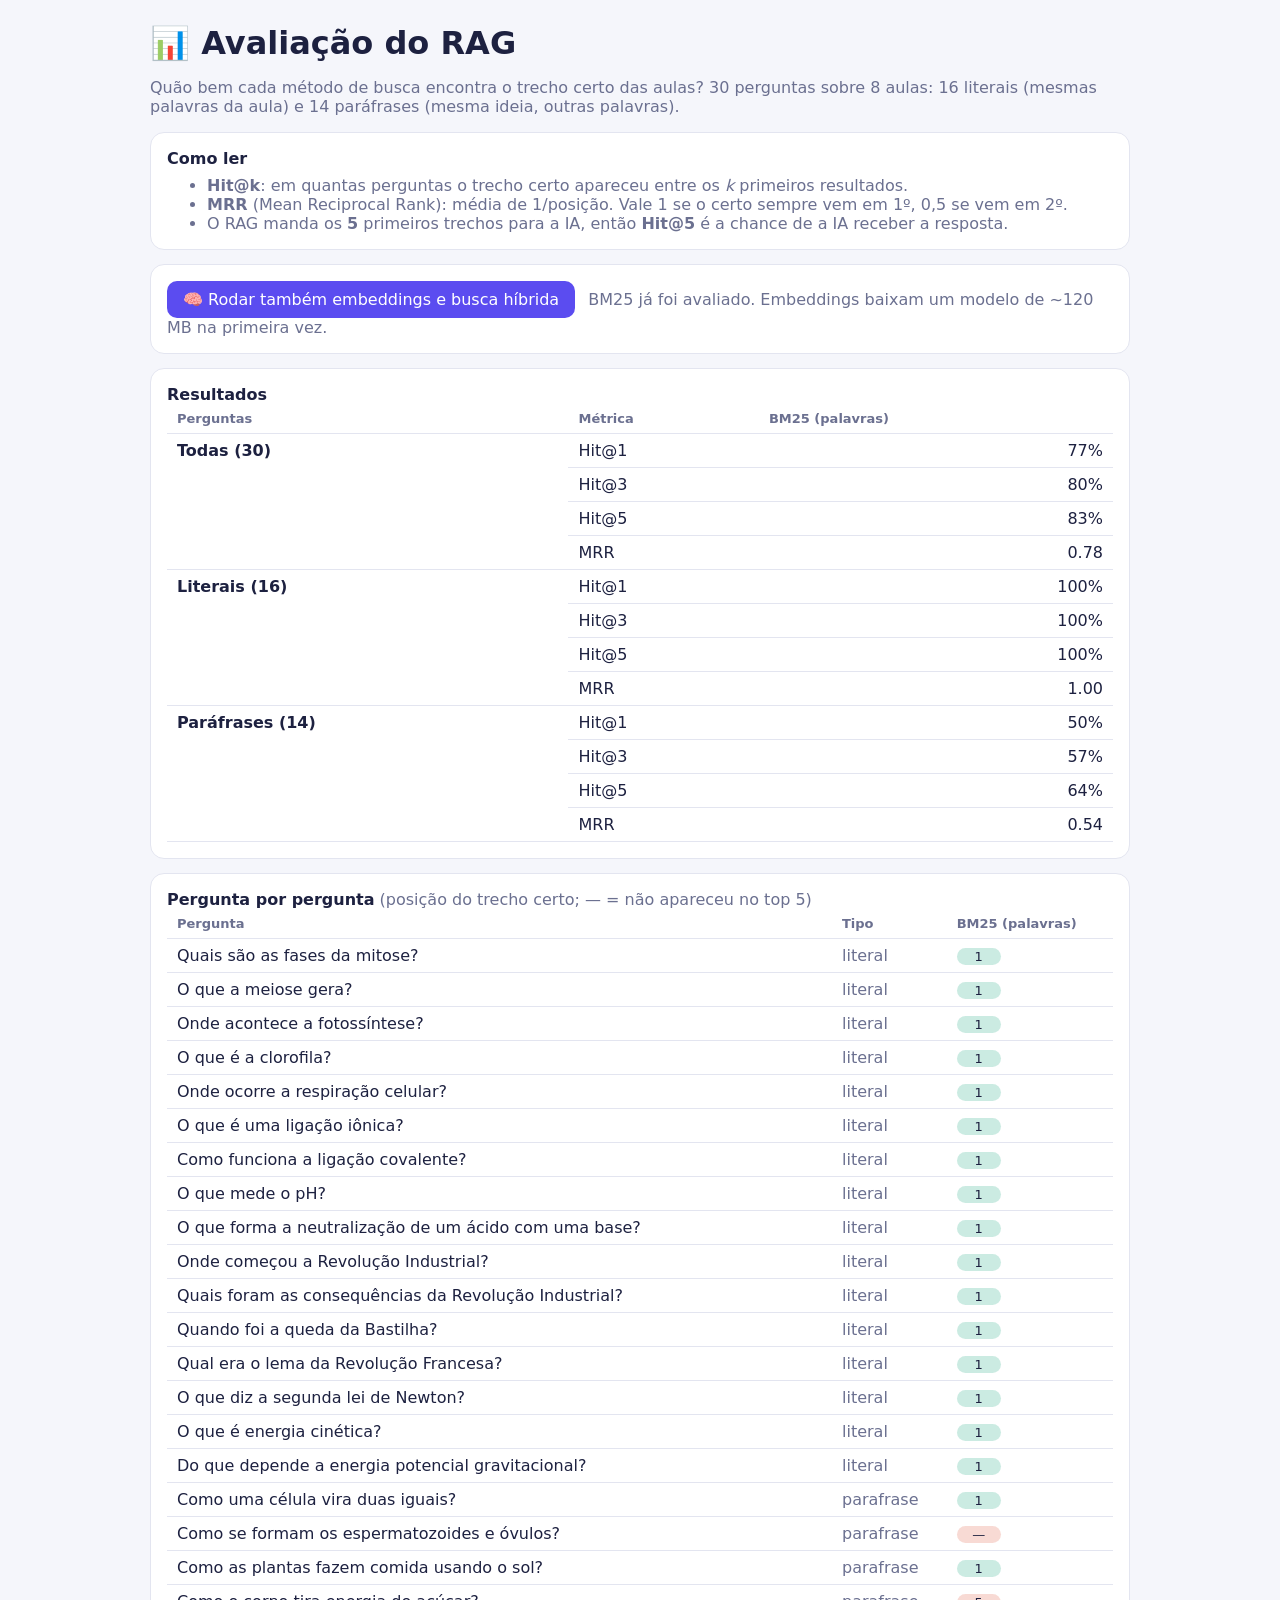
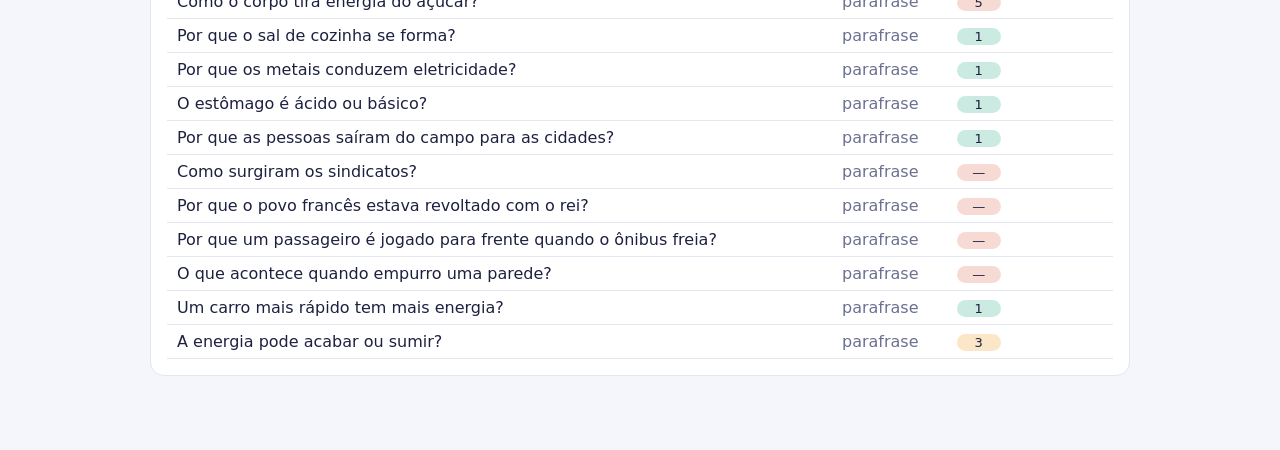
<file: eval/index.html>
<!doctype html>
<html lang="pt-BR">
<head>
<meta charset="utf-8">
<meta name="viewport" content="width=device-width, initial-scale=1">
<title>Avaliação do RAG · EstudaAI</title>
<style>
  :root { --bg: #f5f6fb; --card: #fff; --ink: #1d2140; --mut: #6b7090; --pri: #5b4cf0; --line: #e3e5f0; --ok: #16a37a; --warn: #e0563b; }
  @media (prefers-color-scheme: dark) { :root { --bg: #11131f; --card: #1b1e2e; --ink: #eceefa; --mut: #9aa0c0; --line: #2c3047; color-scheme: dark; } }
  body { font-family: system-ui, sans-serif; background: var(--bg); color: var(--ink); max-width: 980px; margin: 0 auto; padding: 24px 16px 60px; }
  h1 { margin: 0 0 4px; }
  .muted { color: var(--mut); }
  .card { background: var(--card); border: 1px solid var(--line); border-radius: 14px; padding: 16px; margin: 14px 0; }
  .scroll { overflow-x: auto; }
  table { border-collapse: collapse; width: 100%; font-variant-numeric: tabular-nums; }
  th, td { text-align: left; padding: 7px 10px; border-bottom: 1px solid var(--line); vertical-align: top; }
  th { font-size: 13px; color: var(--mut); font-weight: 600; }
  td.num { text-align: right; }
  .best { font-weight: 700; color: var(--ok); }
  .rank { display: inline-block; min-width: 28px; text-align: center; border-radius: 99px; padding: 1px 8px; font-size: 13px; }
  .r1 { background: color-mix(in srgb, var(--ok) 22%, transparent); }
  .r3 { background: color-mix(in srgb, #f0a020 25%, transparent); }
  .rx { background: color-mix(in srgb, var(--warn) 22%, transparent); }
  button { font: inherit; cursor: pointer; border: 0; border-radius: 10px; padding: 9px 16px; background: var(--pri); color: #fff; }
  button:disabled { opacity: .6; cursor: wait; }
  .bar { height: 10px; border-radius: 99px; background: var(--pri); }
</style>
</head>
<body>
<h1>📊 Avaliação do RAG</h1>
<p class="muted">Quão bem cada método de busca encontra o trecho certo das aulas? 30 perguntas sobre 8 aulas: 16 literais (mesmas palavras da aula) e 14 paráfrases (mesma ideia, outras palavras).</p>

<div class="card">
  <b>Como ler</b>
  <ul class="muted" style="margin:8px 0 0">
    <li><b>Hit@k</b>: em quantas perguntas o trecho certo apareceu entre os <i>k</i> primeiros resultados.</li>
    <li><b>MRR</b> (Mean Reciprocal Rank): média de 1/posição. Vale 1 se o certo sempre vem em 1º, 0,5 se vem em 2º.</li>
    <li>O RAG manda os <b>5</b> primeiros trechos para a IA, então <b>Hit@5</b> é a chance de a IA receber a resposta.</li>
  </ul>
</div>

<div class="card">
  <button id="runSemantic">🧠 Rodar também embeddings e busca híbrida</button>
  <span id="status" class="muted" style="margin-left:8px">BM25 já foi avaliado. Embeddings baixam um modelo de ~120 MB na primeira vez.</span>
</div>

<div class="card scroll"><b>Resultados</b><table id="summary"></table></div>
<div class="card scroll"><b>Pergunta por pergunta</b> <span class="muted">(posição do trecho certo; — = não apareceu no top 5)</span><table id="detail"></table></div>

<script type="module">
  import { FOLDERS, QUESTIONS } from './dataset.js';
  import { evaluate } from './metrics.js';
  import { buildChunks, bm25 } from '../src/rag/search.js';
  import { loadEmbedder, semanticSearch, hybridSearch } from '../src/rag/semantic.js';

  const chunks = buildChunks(FOLDERS);
  const results = {};
  const METHODS = { bm25: 'BM25 (palavras)', semantic: 'Embeddings (significado)', hybrid: 'Híbrida (RRF)' };
  const pct = x => (x * 100).toFixed(0) + '%';
  const esc = s => String(s).replace(/[&<>"]/g, c => ({ '&': '&amp;', '<': '&lt;', '>': '&gt;', '"': '&quot;' }[c]));

  function render() {
    const methods = Object.keys(results);
    const metric = (group, key) => {
      const values = methods.map(m => results[m][group][key]);
      const best = Math.max(...values);
      return methods.map((m, i) => `<td class="num ${methods.length > 1 && values[i] === best ? 'best' : ''}">${key === 'mrr' ? values[i].toFixed(2) : pct(values[i])}</td>`).join('');
    };
    const rows = [['all', 'Todas (30)'], ['literal', 'Literais (16)'], ['parafrase', 'Paráfrases (14)']];
    document.getElementById('summary').innerHTML =
      `<tr><th>Perguntas</th><th>Métrica</th>${methods.map(m => `<th class="num">${METHODS[m]}</th>`).join('')}</tr>` +
      rows.flatMap(([group, label]) => ['hit1', 'hit3', 'hit5', 'mrr'].map((key, j) =>
        `<tr>${j === 0 ? `<td rowspan="4"><b>${label}</b></td>` : ''}<td>${{ hit1: 'Hit@1', hit3: 'Hit@3', hit5: 'Hit@5', mrr: 'MRR' }[key]}</td>${metric(group, key)}</tr>`)).join('');

    const badge = r => `<span class="rank ${r === 1 ? 'r1' : r && r <= 3 ? 'r3' : 'rx'}">${r ?? '—'}</span>`;
    document.getElementById('detail').innerHTML =
      `<tr><th>Pergunta</th><th>Tipo</th>${methods.map(m => `<th>${METHODS[m]}</th>`).join('')}</tr>` +
      QUESTIONS.map((q, i) => `<tr><td>${esc(q.question)}</td><td class="muted">${q.kind}</td>${methods.map(m => `<td>${badge(results[m].rows[i].rank)}</td>`).join('')}</tr>`).join('');
    window.evalResults = Object.fromEntries(methods.map(m => [m, { all: results[m].all, literal: results[m].literal, parafrase: results[m].parafrase }]));
  }

  results.bm25 = await evaluate(QUESTIONS, q => bm25(q, chunks, 5));
  render();

  const button = document.getElementById('runSemantic');
  const status = document.getElementById('status');
  button.onclick = async () => {
    button.disabled = true;
    try {
      status.textContent = 'Baixando o modelo...';
      await loadEmbedder(p => (status.textContent = `Baixando o modelo... ${p}%`));
      status.textContent = 'Calculando embeddings...';
      results.semantic = await evaluate(QUESTIONS, q => semanticSearch(q, chunks, 5));
      results.hybrid = await evaluate(QUESTIONS, q => hybridSearch(q, chunks, 5));
      render();
      status.textContent = '✅ Pronto';
    } catch (e) {
      status.textContent = 'Erro: ' + e.message;
      button.disabled = false;
    }
  };
</script>
</body>
</html>
</file>
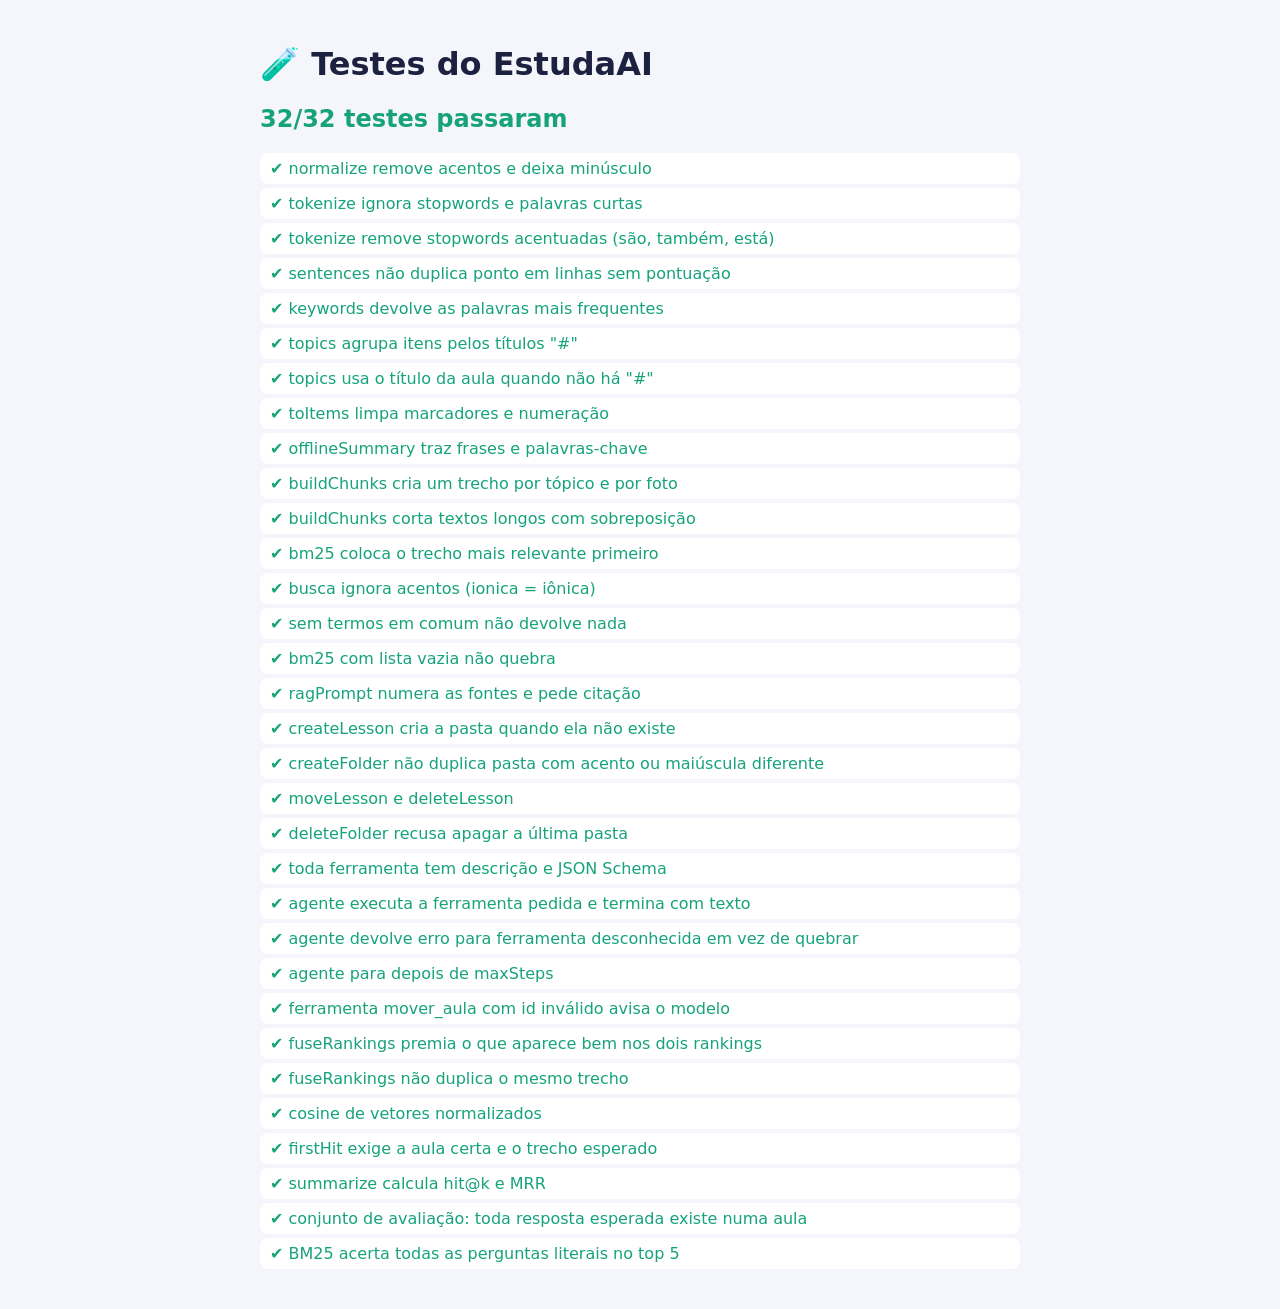
<file: tests/index.html>
<!doctype html>
<html lang="pt-BR">
<head>
<meta charset="utf-8">
<meta name="viewport" content="width=device-width, initial-scale=1">
<title>EstudaAI · Testes</title>
<style>
  body { font-family: system-ui, sans-serif; max-width: 760px; margin: 0 auto; padding: 24px 16px; background: #f5f6fb; color: #1d2140; }
  ul { list-style: none; padding: 0; }
  li { padding: 6px 10px; border-radius: 8px; margin: 4px 0; background: #fff; }
  .ok { color: #16a37a; }
  .fail { color: #e0563b; }
  pre { color: #1d2140; white-space: pre-wrap; margin: 6px 0 0; }
</style>
</head>
<body>
<h1>🧪 Testes do EstudaAI</h1>
<div id="results">Rodando...</div>
<!-- elementos que alguns módulos esperam encontrar -->
<div id="toast" hidden></div>
<script type="module">
  import { runAll } from './runner.js';
  import './nlp.test.js';
  import './rag.test.js';
  import './agent.test.js';
  import './eval.test.js';
  runAll(document.getElementById('results'));
</script>
</body>
</html>
</file>
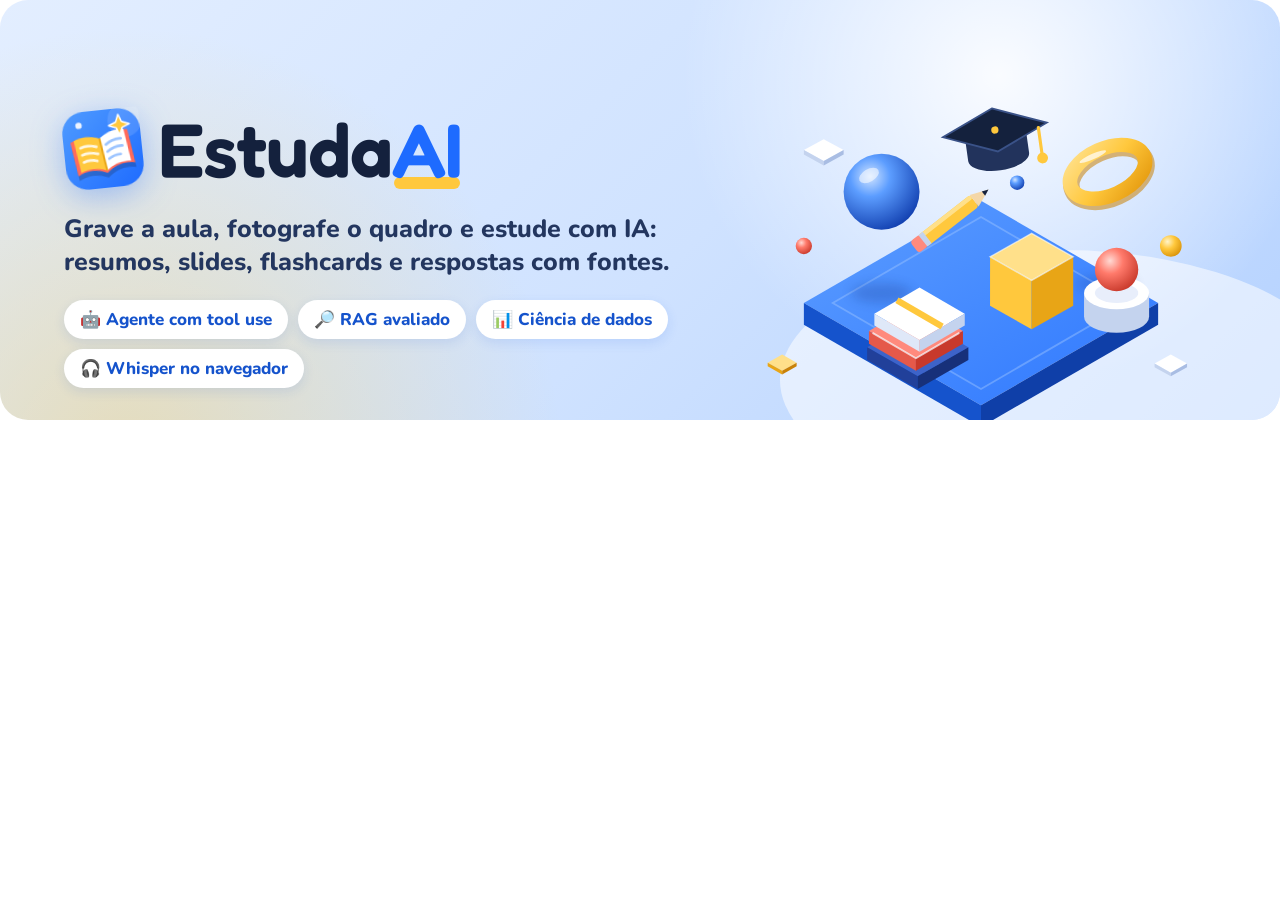
<file: scripts/banner.html>
<!doctype html>
<html lang="pt-BR">
<head>
<meta charset="utf-8">
<title>Banner do README</title>
<!-- Fonte do banner do README: renderizado em docs/banner.png por scripts/record_demo.py -->
<link rel="stylesheet" href="https://fonts.googleapis.com/css2?family=Fredoka:wght@500;600&family=Nunito:wght@700;800&display=swap">
<style>
  body { margin: 0; background: transparent; }
  .banner {
    width: 1280px; height: 420px; box-sizing: border-box; padding: 56px 64px; border-radius: 28px; overflow: hidden;
    display: grid; grid-template-columns: 1fr 470px; align-items: center; position: relative;
    background:
      radial-gradient(circle at 78% 18%, rgb(255 255 255 / .9), transparent 30%),
      radial-gradient(circle at 10% 110%, rgb(255 200 61 / .35), transparent 35%),
      linear-gradient(135deg, #e3eeff, #cfe2ff 55%, #b5d2ff);
    font-family: Nunito, system-ui, sans-serif; color: #14213d;
  }
  .banner::after { content: ''; position: absolute; right: -60px; bottom: -90px; width: 560px; height: 260px; border-radius: 50%; background: rgb(255 255 255 / .55); }
  .marca { display: flex; align-items: center; gap: 16px; }
  .marca img { width: 78px; transform: rotate(-6deg); filter: drop-shadow(0 8px 16px rgb(30 107 255 / .35)); }
  h1 { font-family: Fredoka, sans-serif; font-weight: 600; font-size: 76px; margin: 0; letter-spacing: -1px; }
  h1 em { font-style: normal; color: #1e6bff; position: relative; }
  h1 em::after { content: ''; position: absolute; left: 2px; right: 2px; bottom: 6px; height: 12px; border-radius: 99px; background: #ffc83d; z-index: -1; }
  h1 { position: relative; z-index: 0; }
  p { font-size: 25px; font-weight: 800; line-height: 1.3; margin: 18px 0 22px; max-width: 640px; color: #23365f; }
  .chips { display: flex; gap: 10px; flex-wrap: wrap; }
  .chips span { background: #fff; border-radius: 99px; padding: 8px 16px; font-weight: 800; font-size: 17px; color: #1553cc; box-shadow: 0 4px 12px rgb(30 90 220 / .12); }
  .cena { width: 470px; position: relative; z-index: 1; }
</style>
</head>
<body>
  <div class="banner" id="banner">
    <div style="position: relative; z-index: 1">
      <div class="marca"><img src="../img/logo.svg" alt=""><h1>Estuda<em>AI</em></h1></div>
      <p>Grave a aula, fotografe o quadro e estude com IA: resumos, slides, flashcards e respostas com fontes.</p>
      <div class="chips"><span>🤖 Agente com tool use</span><span>🔎 RAG avaliado</span><span>📊 Ciência de dados</span><span>🎧 Whisper no navegador</span></div>
    </div>
    <img class="cena" src="../img/cena-3d.svg" alt="">
  </div>
</body>
</html>
</file>
